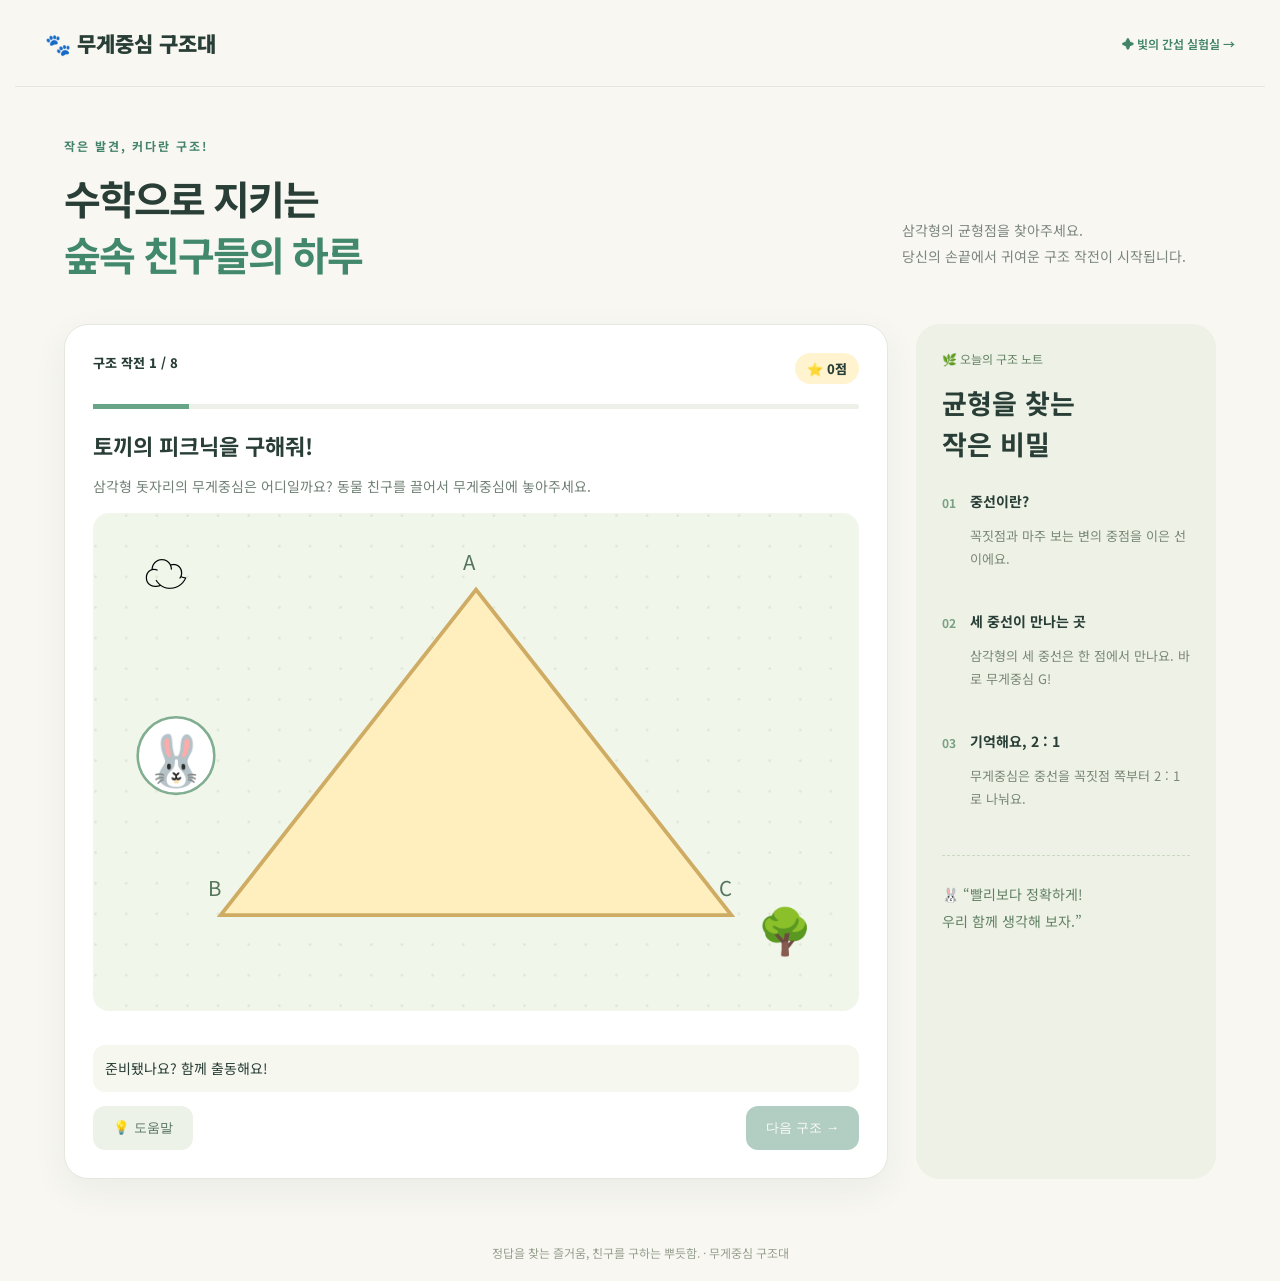
<file: index.html>
<!doctype html><html lang="ko"><meta charset="utf-8"><meta name="viewport" content="width=device-width,initial-scale=1"><title>무게중심 구조대</title><link rel="stylesheet" href="style.css"><body><header><a href="./">🐾 무게중심 구조대</a><a class="lab-link" href="double-slit.html">✦ 빛의 간섭 실험실 →</a></header><main><div class="intro"><span class="tag">작은 발견, 커다란 구조!</span><h1>수학으로 지키는<br><em>숲속 친구들의 하루</em></h1><p>삼각형의 균형점을 찾아주세요.<br>당신의 손끝에서 귀여운 구조 작전이 시작됩니다.</p></div><section class="game"><div class="top"><span id="stage"></span><span id="score">⭐ 0점</span></div><div class="progress"><i id="progress"></i></div><h2 id="title"></h2><p id="mission"></p><svg id="board" viewBox="0 0 600 390" role="img" aria-label="삼각형 구조 지도"></svg><div id="answers"></div><p id="feedback" role="status" aria-live="polite">준비됐나요? 함께 출동해요!</p><div class="buttons"><button id="hint" class="secondary">💡 도움말</button><button id="next" disabled>다음 구조 →</button></div></section><aside><div class="badge">🌿 오늘의 구조 노트</div><h2>균형을 찾는<br>작은 비밀</h2><article><b>01</b><div><h3>중선이란?</h3><p>꼭짓점과 마주 보는 변의 중점을 이은 선이에요.</p></div></article><article><b>02</b><div><h3>세 중선이 만나는 곳</h3><p>삼각형의 세 중선은 한 점에서 만나요. 바로 무게중심 G!</p></div></article><article><b>03</b><div><h3>기억해요, 2 : 1</h3><p>무게중심은 중선을 꼭짓점 쪽부터 2 : 1로 나눠요.</p></div></article><div class="note">🐰 “빨리보다 정확하게!<br>우리 함께 생각해 보자.”</div></aside></main><footer>정답을 찾는 즐거움, 친구를 구하는 뿌듯함. · 무게중심 구조대</footer><script src="game.js"></script></body></html>
</file>
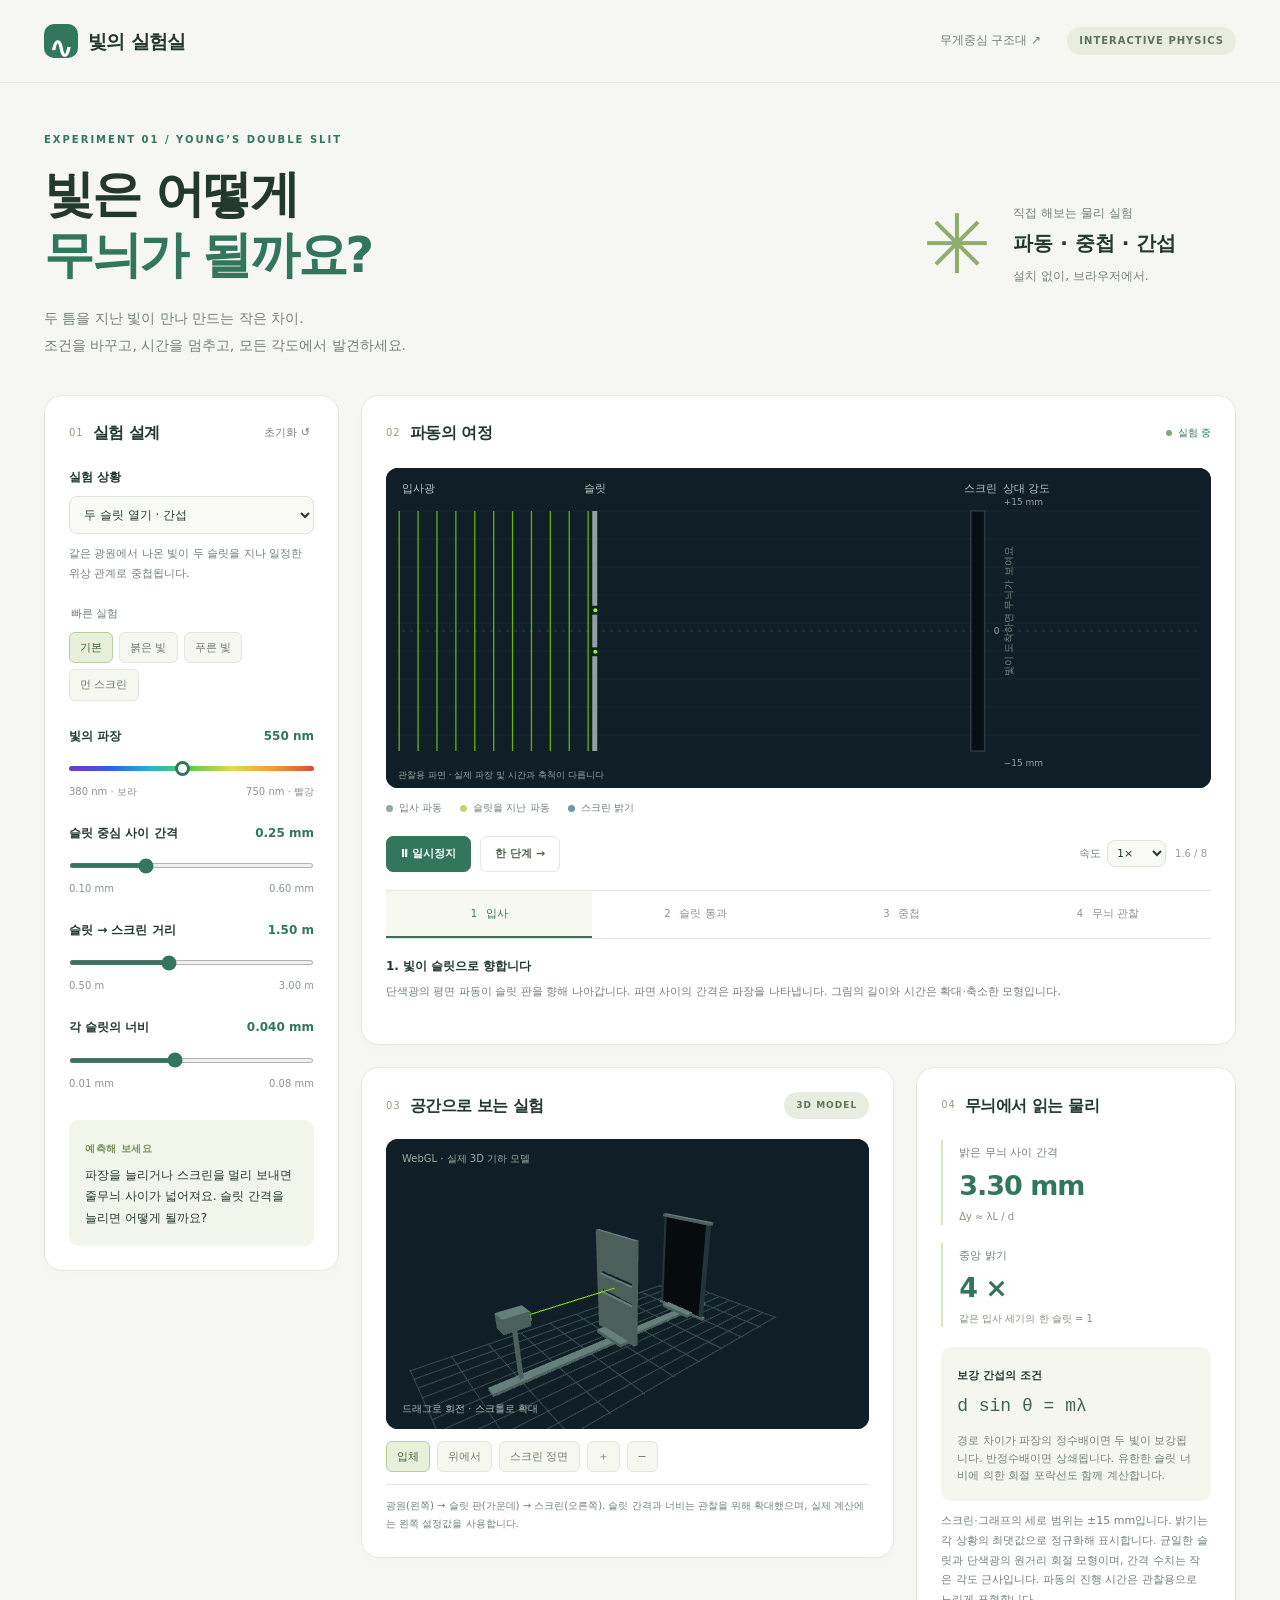
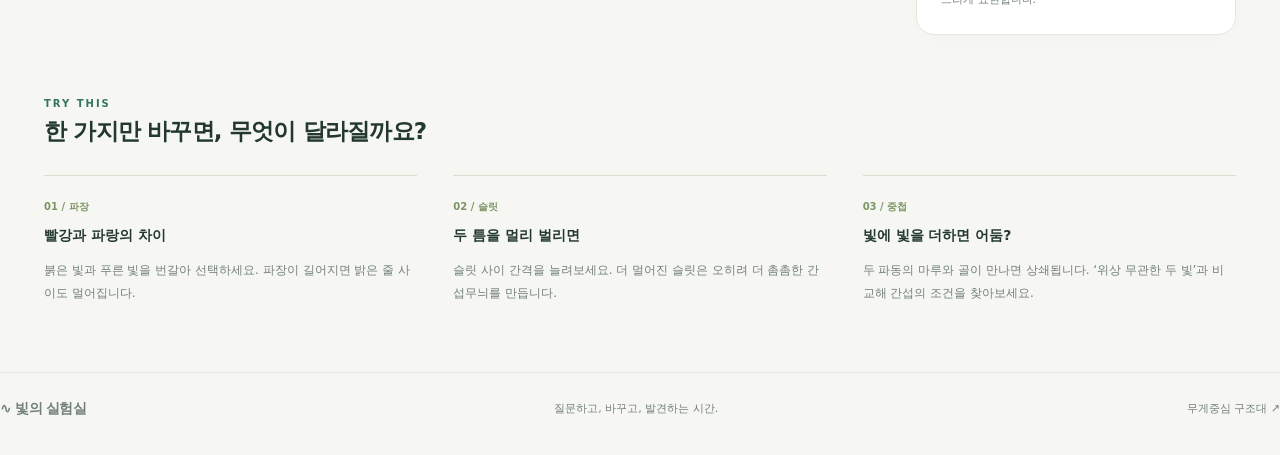
<file: double-slit.html>
<!doctype html>
<html lang="ko">
<head>
  <meta charset="utf-8">
  <meta name="viewport" content="width=device-width, initial-scale=1">
  <meta name="description" content="영의 이중슬릿 실험을 단계별로 관찰하고 파장, 슬릿, 스크린을 조절하는 3D 빛의 실험실">
  <title>빛의 실험실 · 영의 이중슬릿</title>
  <link rel="stylesheet" href="slit.css">
  <script src="slit-physics.js" defer></script>
  <script src="slit.js" defer></script>
</head>
<body>
  <header class="site-header"><a class="brand" href="double-slit.html"><span class="brand-mark">∿</span> 빛의 실험실</a><nav aria-label="사이트"><a href="index.html">무게중심 구조대 ↗</a><span class="pill">INTERACTIVE PHYSICS</span></nav></header>
  <main>
    <section class="intro"><div><p class="eyebrow">EXPERIMENT 01 / YOUNG’S DOUBLE SLIT</p><h1>빛은 어떻게<br><span>무늬가 될까요?</span></h1><p class="description">두 틈을 지난 빛이 만나 만드는 작은 차이.<br>조건을 바꾸고, 시간을 멈추고, 모든 각도에서 발견하세요.</p></div><div class="intro-note"><span class="orbit-icon">✳</span><div>직접 해보는 물리 실험<b>파동 · 중첩 · 간섭</b><span>설치 없이, 브라우저에서.</span></div></div></section>
    <div class="workspace">
      <aside class="controls card" aria-label="실험 조건">
        <div class="section-heading"><span class="number">01</span><h2>실험 설계</h2><button id="reset" class="text-button" title="실험 조건과 시간을 초기화">초기화 ↺</button></div>
        <label class="field-label" for="mode">실험 상황</label>
        <select id="mode"><option value="double">두 슬릿 열기 · 간섭</option><option value="single">한 슬릿 열기 · 회절</option><option value="incoherent">위상 무관한 두 빛 · 간섭 없음</option></select>
        <p id="mode-description" class="help"></p>
        <fieldset class="presets"><legend>빠른 실험</legend><button data-preset="baseline" aria-pressed="true">기본</button><button data-preset="red" aria-pressed="false">붉은 빛</button><button data-preset="blue" aria-pressed="false">푸른 빛</button><button data-preset="far" aria-pressed="false">먼 스크린</button></fieldset>
        <div class="parameter"><label for="lambda">빛의 파장 <output id="lv" for="lambda"></output></label><input id="lambda" type="range" min="380" max="750" step="1" value="550"><div class="range-label"><span>380 nm · 보라</span><span>750 nm · 빨강</span></div></div>
        <div class="parameter"><label for="distance">슬릿 중심 사이 간격 <output id="dv" for="distance"></output></label><input id="distance" type="range" min="100" max="600" step="10" value="250"><div class="range-label"><span>0.10 mm</span><span>0.60 mm</span></div></div>
        <div class="parameter"><label for="length">슬릿 → 스크린 거리 <output id="Lv" for="length"></output></label><input id="length" type="range" min="50" max="300" step="5" value="150"><div class="range-label"><span>0.50 m</span><span>3.00 m</span></div></div>
        <div class="parameter"><label for="width">각 슬릿의 너비 <output id="av" for="width"></output></label><input id="width" type="range" min="10" max="80" step="1" value="40"><div class="range-label"><span>0.01 mm</span><span>0.08 mm</span></div></div>
        <div class="insight"><span>예측해 보세요</span><p id="prediction"></p></div>
      </aside>
      <section class="experiment card" aria-label="실험 관찰">
        <div class="section-heading"><span class="number">02</span><h2>파동의 여정</h2><span id="play-status" class="status"><i></i> 실험 중</span></div>
        <div class="wave-container"><canvas id="wave" aria-label="입사광, 슬릿을 통과한 파동, 스크린의 간섭무늬와 강도 그래프">캔버스를 지원하는 브라우저가 필요합니다.</canvas></div>
        <div class="legend"><span><i class="key incoming"></i>입사 파동</span><span><i class="key outgoing"></i>슬릿을 지난 파동</span><span><i class="key screen"></i>스크린 밝기</span></div>
        <div class="playback"><button id="play" class="primary" aria-label="실험 일시정지">Ⅱ 일시정지</button><button id="step" class="outline">한 단계 →</button><label for="speed" class="speed-label">속도 <select id="speed"><option value="0.5">0.5×</option><option value="1" selected>1×</option><option value="2">2×</option></select></label><span id="elapsed" class="elapsed"></span></div>
        <div class="stages" aria-label="관찰 단계"><button data-stage="0" aria-pressed="true"><b>1</b> 입사</button><button data-stage="1" aria-pressed="false"><b>2</b> 슬릿 통과</button><button data-stage="2" aria-pressed="false"><b>3</b> 중첩</button><button data-stage="3" aria-pressed="false"><b>4</b> 무늬 관찰</button></div>
        <div class="stage-note" aria-live="polite"><b id="stage-title"></b><p id="stage-description"></p></div>
      </section>
      <section class="model card" aria-label="3D 실험 장치">
        <div class="section-heading"><span class="number">03</span><h2>공간으로 보는 실험</h2><span class="pill small">3D MODEL</span></div>
        <div class="model-container"><canvas id="space" tabindex="0" role="img" aria-label="3D 실험 장치. 드래그 또는 방향키로 회전하고, 스크롤 또는 더하기 빼기 키로 확대 축소하세요."></canvas><div class="model-hint">드래그로 회전 · 스크롤로 확대</div><span id="renderer-note"></span></div>
        <div class="view-toolbar" aria-label="3D 시점"><button data-view="perspective" aria-pressed="true">입체</button><button data-view="top" aria-pressed="false">위에서</button><button data-view="front" aria-pressed="false">스크린 정면</button><button id="zoom-in" aria-label="3D 확대">＋</button><button id="zoom-out" aria-label="3D 축소">−</button></div>
        <p class="help model-caption">광원(왼쪽) → 슬릿 판(가운데) → 스크린(오른쪽). 슬릿 간격과 너비는 관찰을 위해 확대했으며, 실제 계산에는 왼쪽 설정값을 사용합니다.</p>
      </section>
      <section class="results card" aria-label="측정과 원리">
        <div class="section-heading"><span class="number">04</span><h2>무늬에서 읽는 물리</h2></div>
        <div class="measurement"><div><span id="result-label">밝은 무늬 사이 간격</span><strong id="result" aria-live="polite"></strong><small id="result-formula"></small></div><div><span>중앙 밝기</span><strong id="central-intensity"></strong><small>같은 입사 세기의 한 슬릿 = 1</small></div></div>
        <div class="formula"><span id="formula-title"></span><code id="formula"></code><p id="explanation"></p></div>
        <p class="help">스크린·그래프의 세로 범위는 ±15 mm입니다. 밝기는 각 상황의 최댓값으로 정규화해 표시합니다. 균일한 슬릿과 단색광의 원거리 회절 모형이며, 간격 수치는 작은 각도 근사입니다. 파동의 진행 시간은 관찰용으로 느리게 표현합니다.</p>
      </section>
    </div>
    <section class="discover"><span class="eyebrow">TRY THIS</span><h2>한 가지만 바꾸면, 무엇이 달라질까요?</h2><div class="discovery-grid"><article><b>01 / 파장</b><h3>빨강과 파랑의 차이</h3><p>붉은 빛과 푸른 빛을 번갈아 선택하세요. 파장이 길어지면 밝은 줄 사이도 멀어집니다.</p></article><article><b>02 / 슬릿</b><h3>두 틈을 멀리 벌리면</h3><p>슬릿 사이 간격을 늘려보세요. 더 멀어진 슬릿은 오히려 더 촘촘한 간섭무늬를 만듭니다.</p></article><article><b>03 / 중첩</b><h3>빛에 빛을 더하면 어둠?</h3><p>두 파동의 마루와 골이 만나면 상쇄됩니다. ‘위상 무관한 두 빛’과 비교해 간섭의 조건을 찾아보세요.</p></article></div></section>
  </main>
  <footer><span class="brand">∿ 빛의 실험실</span><span>질문하고, 바꾸고, 발견하는 시간.</span><a href="index.html">무게중심 구조대 ↗</a></footer>
</body>
</html>
</file>
<file: style.css>
@import url('https://fonts.googleapis.com/css2?family=Noto+Sans+KR:wght@400;500;600;700;800;900&display=swap');
*{box-sizing:border-box}body{margin:0;background:#f8f7f2;color:#283e36;font-family:'Noto Sans KR',sans-serif}header{max-width:1250px;margin:auto;padding:28px 30px;display:flex;justify-content:space-between;align-items:center;border-bottom:1px solid #e3e7dd}header a{font-weight:900;font-size:21px;color:inherit;text-decoration:none}header span{font-size:12px;color:#7a887d}main{max-width:1200px;margin:45px auto;display:grid;grid-template-columns:1fr 300px;gap:28px;padding:0 24px}.intro{grid-column:1/-1}.tag{color:#42836a;font-weight:700;font-size:12px;letter-spacing:2px}h1{font-size:40px;letter-spacing:-2px;line-height:1.4;margin:14px 0}h1 em{font-style:normal;color:#41886c}.intro p{color:#7c877f;line-height:1.9;font-size:14px}.game{background:white;border:1px solid #e4e8de;border-radius:24px;padding:28px;box-shadow:0 12px 35px #314d3510}.top{display:flex;justify-content:space-between;font-size:13px;font-weight:800}.top span:last-child{background:#fff4cf;padding:6px 12px;border-radius:20px}.progress{height:5px;background:#edf0e8;border-radius:10px;margin:20px 0}.progress i{display:block;height:100%;background:#67a586;transition:width .3s}h2{font-size:22px;margin:16px 0 8px}#mission{font-size:14px;color:#718176;line-height:1.7}svg{width:100%;background:#f1f6eb;border-radius:16px;touch-action:manipulation}svg text{font-family:inherit}#feedback{min-height:45px;padding:12px;border-radius:12px;background:#f6f7ef;font-size:14px;line-height:1.7}.buttons{display:flex;justify-content:space-between;gap:12px}button{cursor:pointer;border:0;border-radius:12px;padding:13px 20px;background:#408366;color:white;font:700 14px inherit}button:disabled{opacity:.4;cursor:default}.secondary{background:#edf2e9;color:#52705c}aside{background:#edf1e6;border-radius:24px;padding:26px}.badge{font-size:12px;color:#648365}aside h2{font-size:27px;line-height:1.5}article{display:flex;gap:14px;margin-top:27px}article b{font-size:12px;color:#79a184;padding-top:3px}h3{font-size:14px;margin:0}article p{font-size:13px;color:#7a8876;line-height:1.8}.note{margin-top:32px;border-top:1px dashed #cbd8c3;padding-top:25px;font-size:14px;line-height:1.9;color:#628164}footer{text-align:center;color:#96a08f;font-size:12px;padding:20px}#answers{display:flex;gap:10px;flex-wrap:wrap;margin-top:15px}#answers button{background:#edf2e9;color:#365c45;flex:1}button:hover:enabled{filter:brightness(.94)}button:focus-visible{outline:3px solid #e6af47;outline-offset:3px}@media(min-width:1000px){.intro{position:relative}.intro p{position:absolute;right:30px;bottom:12px}}@media(max-width:700px){main{grid-template-columns:1fr;margin-top:25px;padding:0 16px}header{padding:20px 16px}header span{display:none}h1{font-size:30px}.game{padding:18px}aside{padding:22px}aside h2 br{display:none}}

header a.lab-link{font-size:12px;font-weight:600;color:#408366}@media(max-width:420px){header a.lab-link{font-size:10px}}
#friend{touch-action:none;outline:none}#friend:focus-visible circle{stroke:#d99c27;stroke-width:4}#board{touch-action:none}
</file>
<file: slit.css>
:root{color-scheme:light;--ink:#23382f;--muted:#728078;--green:#32775b;--line:#e2e8df;--paper:#f6f7f2;--accent:#d5e99d}*{box-sizing:border-box}body{margin:0;background:var(--paper);color:var(--ink);font:14px/1.6 system-ui,-apple-system,'Segoe UI',sans-serif}button,input,select{font:inherit}button,a,input,select{-webkit-tap-highlight-color:transparent}button{cursor:pointer}button:disabled{cursor:default;opacity:.45}a{color:inherit;text-decoration:none}button:focus-visible,a:focus-visible,select:focus-visible,input:focus-visible,canvas:focus-visible{outline:3px solid #b0751c;outline-offset:4px}.site-header{max-width:1440px;margin:auto;padding:24px 44px;display:flex;justify-content:space-between;align-items:center;border-bottom:1px solid var(--line)}.brand{display:flex;gap:10px;align-items:center;font-size:19px;font-weight:800;letter-spacing:-.7px}.brand-mark{display:grid;place-items:center;width:34px;height:34px;background:var(--green);color:white;border-radius:10px;font-size:30px}.site-header nav{display:flex;align-items:center;gap:26px;font-size:12px;color:var(--muted)}.pill{font-size:10px;letter-spacing:1px;background:#e9eddf;color:#5e7358;border-radius:20px;padding:6px 12px;font-weight:700;white-space:nowrap}.pill.small{font-size:9px;margin-left:auto}main{max-width:1440px;margin:auto;padding:0 44px}.intro{display:flex;justify-content:space-between;align-items:center;padding:49px 0 37px}.eyebrow{font-size:10px;font-weight:800;letter-spacing:2px;color:var(--green);margin:0 0 16px}h1{font-size:clamp(32px,4vw,50px);letter-spacing:-2.3px;line-height:1.22;margin:0 0 19px;font-weight:800}h1 span{color:var(--green)}.description{margin:0;color:var(--muted);line-height:1.9}.intro-note{display:flex;align-items:center;gap:22px;margin-right:5%;font-size:12px;color:var(--muted)}.intro-note b,.intro-note div>span{display:block}.intro-note b{font-size:20px;color:var(--ink);margin:4px 0 8px}.orbit-icon{font-size:82px;line-height:1;color:#90ac6e}.workspace{display:grid;grid-template-columns:300px minmax(0,1fr);gap:22px;align-items:start}.card{border:1px solid var(--line);background:#fff;border-radius:18px;padding:24px;min-width:0;box-shadow:0 5px 16px #24402c03}.controls{grid-row:span 2}.section-heading{display:flex;align-items:center;gap:9px;margin-bottom:22px;min-height:26px}.section-heading h2{font-size:16px;letter-spacing:-.5px;margin:0;font-weight:750}.number{font-size:10px;letter-spacing:1px;color:#8ca17d}.text-button{border:0;background:none;color:var(--muted);font-size:11px;margin-left:auto;padding:4px}.field-label{display:block;font-size:12px;font-weight:700;margin-bottom:9px}select{padding:10px;border:1px solid #dce4d7;border-radius:8px;background:#f9faf6;color:var(--ink);max-width:100%}#mode{width:100%;font-size:12px}.help{color:var(--muted);font-size:11px;line-height:1.8;margin:10px 0}.presets{border:0;margin:21px 0 26px;padding:0;display:flex;gap:6px;flex-wrap:wrap}.presets legend{font-size:11px;color:var(--muted);margin-bottom:9px}.presets button,.view-toolbar button{background:#f5f7f0;border:1px solid var(--line);border-radius:6px;color:#6f7e6a;font-size:11px;padding:6px 10px}.presets button[aria-pressed=true],.view-toolbar button[aria-pressed=true]{background:#e8f0dc;border-color:#b7cd9e;color:#456334}.parameter{margin:24px 0}.parameter label{display:flex;justify-content:space-between;gap:10px;font-size:12px;font-weight:600}.parameter output{color:var(--green);font-variant-numeric:tabular-nums}.parameter input{width:100%;height:5px;margin:20px 0 13px;accent-color:var(--green);cursor:pointer}.parameter input:disabled{opacity:.35;cursor:default}#lambda{appearance:none;border-radius:20px;background:linear-gradient(90deg,#7138cc,#355cee,#27b6cb,#65c950,#e1dd45,#f19d35,#d74b44)}#lambda::-webkit-slider-thumb{appearance:none;width:15px;height:15px;background:white;border:3px solid var(--green);border-radius:50%}#lambda::-moz-range-thumb{width:10px;height:10px;background:white;border:3px solid var(--green);border-radius:50%}.range-label{display:flex;justify-content:space-between;font-size:10px;color:#8c978d}.insight{background:#f2f5e9;border-radius:10px;padding:16px;margin-top:28px}.insight span{font-size:10px;font-weight:800;letter-spacing:.6px;color:#779057}.insight p{font-size:12px;margin:7px 0 0;line-height:1.8}.experiment{padding-bottom:20px}.status{margin-left:auto;font-size:10px;color:var(--green);display:flex;align-items:center;gap:6px}.status i{width:6px;height:6px;border-radius:50%;background:#7cad6c}.wave-container{background:#101e27;border-radius:12px;overflow:hidden}#wave{display:block;width:100%;height:320px}.legend{display:flex;gap:18px;flex-wrap:wrap;font-size:10px;color:var(--muted);margin:12px 0 20px}.legend>span{display:flex;align-items:center;gap:6px}.key{width:7px;height:7px;border-radius:50%;display:inline-block}.incoming{background:#90ab9c}.outgoing{background:#b9d970}.screen{background:#6f96b4}.playback{display:flex;gap:9px;align-items:center;padding-bottom:18px;flex-wrap:wrap}.primary,.outline{border:1px solid var(--green);border-radius:7px;padding:8px 14px;font-size:11px;font-weight:600}.primary{background:var(--green);color:white}.outline{background:white;border-color:var(--line);color:#526350}.speed-label{display:flex;align-items:center;gap:6px;color:var(--muted);font-size:11px;margin-left:auto}.speed-label select{font-size:11px;padding:5px}.elapsed{font-size:10px;color:#91a08f;font-variant-numeric:tabular-nums;min-width:36px}.stages{display:grid;grid-template-columns:repeat(4,1fr);border-top:1px solid var(--line);border-bottom:1px solid var(--line)}.stages button{border:0;background:white;color:#8b968b;padding:14px 2px;font-size:11px;border-bottom:2px solid transparent}.stages button b{font-size:10px;margin-right:5px;font-weight:500}.stages button[aria-pressed=true]{color:var(--green);border-bottom-color:var(--green);background:#f7f9f1}.stage-note{padding-top:15px;min-height:85px}.stage-note b{font-size:12px}.stage-note p{margin:5px 0 0;font-size:11px;color:var(--muted);line-height:1.8}.model{grid-column:1/-1;display:grid;grid-template-columns:minmax(0,1.3fr) minmax(240px,.7fr);gap:0 25px}.model .section-heading{grid-column:1/-1}.model-container{position:relative;background:#101e27;border-radius:12px;overflow:hidden;grid-row:span 2}.model-container canvas{display:block;width:100%;height:315px;touch-action:none;cursor:grab}.model-container canvas:active{cursor:grabbing}.model-hint{position:absolute;bottom:12px;left:16px;font-size:10px;color:#aabdb8;pointer-events:none}#renderer-note{position:absolute;top:12px;left:16px;color:#94b19f;font-size:10px;pointer-events:none}.view-toolbar{display:flex;flex-wrap:wrap;gap:7px;align-self:end;padding-bottom:14px}.model-caption{align-self:start;padding-top:15px;border-top:1px solid var(--line);margin:0;font-size:12px}.results{grid-column:2;grid-row:2}.measurement{display:grid;grid-template-columns:1fr 1fr;gap:16px;margin-bottom:20px}.measurement>div{border-left:2px solid #d7e8bf;padding-left:16px;min-width:0}.measurement span{font-size:11px;color:var(--muted)}.measurement strong{display:block;font-size:28px;letter-spacing:-1px;font-weight:650;line-height:1.7;color:var(--green)}.measurement small{font-size:10px;color:#83927e;display:block}.formula{border-radius:10px;background:#f5f7ef;padding:16px}.formula>span{font-size:11px;font-weight:700}.formula code{display:block;font:18px/1.6 ui-monospace,monospace;margin-top:7px;color:#42644b}.formula p{font-size:11px;color:var(--muted);margin-bottom:0}.results>.help{margin-bottom:0}.discover{margin:56px 0}.discover>.eyebrow{margin-bottom:6px}.discover>h2{font-size:23px;letter-spacing:-.8px;margin-top:0}.discovery-grid{display:grid;grid-template-columns:repeat(3,1fr);gap:36px;margin-top:25px}.discovery-grid article{border-top:1px solid #d8e0d0;padding-top:18px}.discovery-grid b{font-size:10px;color:#7d9566}.discovery-grid h3{font-size:14px;margin:8px 0}.discovery-grid p{font-size:12px;color:var(--muted);line-height:1.9}footer{max-width:1352px;margin:auto;padding:24px 0 35px;border-top:1px solid var(--line);display:flex;justify-content:space-between;align-items:center;color:var(--muted);gap:18px;font-size:11px}footer .brand{font-size:14px}button:hover{filter:brightness(.96)}@media(min-width:1200px){.workspace{grid-template-columns:295px minmax(0,1fr) minmax(275px,.6fr)}.controls{grid-row:span 2}.experiment{grid-column:2/4}.model{grid-column:2;grid-row:2;display:block}.model .section-heading{margin-bottom:20px}.model-container canvas{height:290px}.view-toolbar{padding:12px 0}.model-caption{font-size:10px;padding-top:12px}.results{grid-column:3;grid-row:2}.measurement{grid-template-columns:1fr;gap:18px}.measurement strong{font-size:27px}}@media(max-width:850px){main{padding:0 22px}.site-header{padding:20px 22px}.intro-note{display:none}.workspace{grid-template-columns:260px minmax(0,1fr);gap:16px}.card{padding:19px}.controls{grid-row:span 2}.experiment{grid-column:2}.results{grid-column:2;grid-row:2}.model{grid-column:1/-1;grid-row:3}.stages button{font-size:10px}.stages button b{display:block}.speed-label{margin-left:0}.discovery-grid{gap:20px}footer{margin:0 22px}.site-header .pill{display:none}}@media(max-width:620px){main{padding:0 16px}.site-header{padding:17px 16px}.site-header nav{font-size:10px}.brand{font-size:16px}.intro{padding:35px 0 26px}.description{font-size:12px}h1{font-size:37px}.workspace{display:flex;flex-direction:column;gap:16px}.workspace>.card{width:100%}.controls{display:grid;grid-template-columns:1fr 1fr;gap:0 16px}.controls>.section-heading,.controls>.field-label,.controls>select,.controls>.help,.controls>.presets,.controls>.insight{grid-column:1/-1}.parameter{min-width:0;margin:14px 0}.parameter label{font-size:10px;display:block}.parameter output{display:block;font-size:13px;margin-top:4px}.range-label{font-size:9px}.presets{margin:15px 0 7px}.insight{margin-top:12px}.model{display:block}.model-container canvas{height:280px}.model-caption{padding-top:12px}.view-toolbar{padding:12px 0}.measurement{grid-template-columns:1fr 1fr}.measurement strong{font-size:23px}#wave{height:290px}.legend{gap:12px;font-size:9px}.stages button b{display:inline}.discovery-grid{grid-template-columns:1fr;gap:16px}.discover{margin:35px 0}.discover>h2{font-size:20px}footer{margin:0 16px;flex-wrap:wrap}footer>span:nth-child(2){display:none}}@media(prefers-reduced-motion:reduce){*{scroll-behavior:auto}}
</file>
